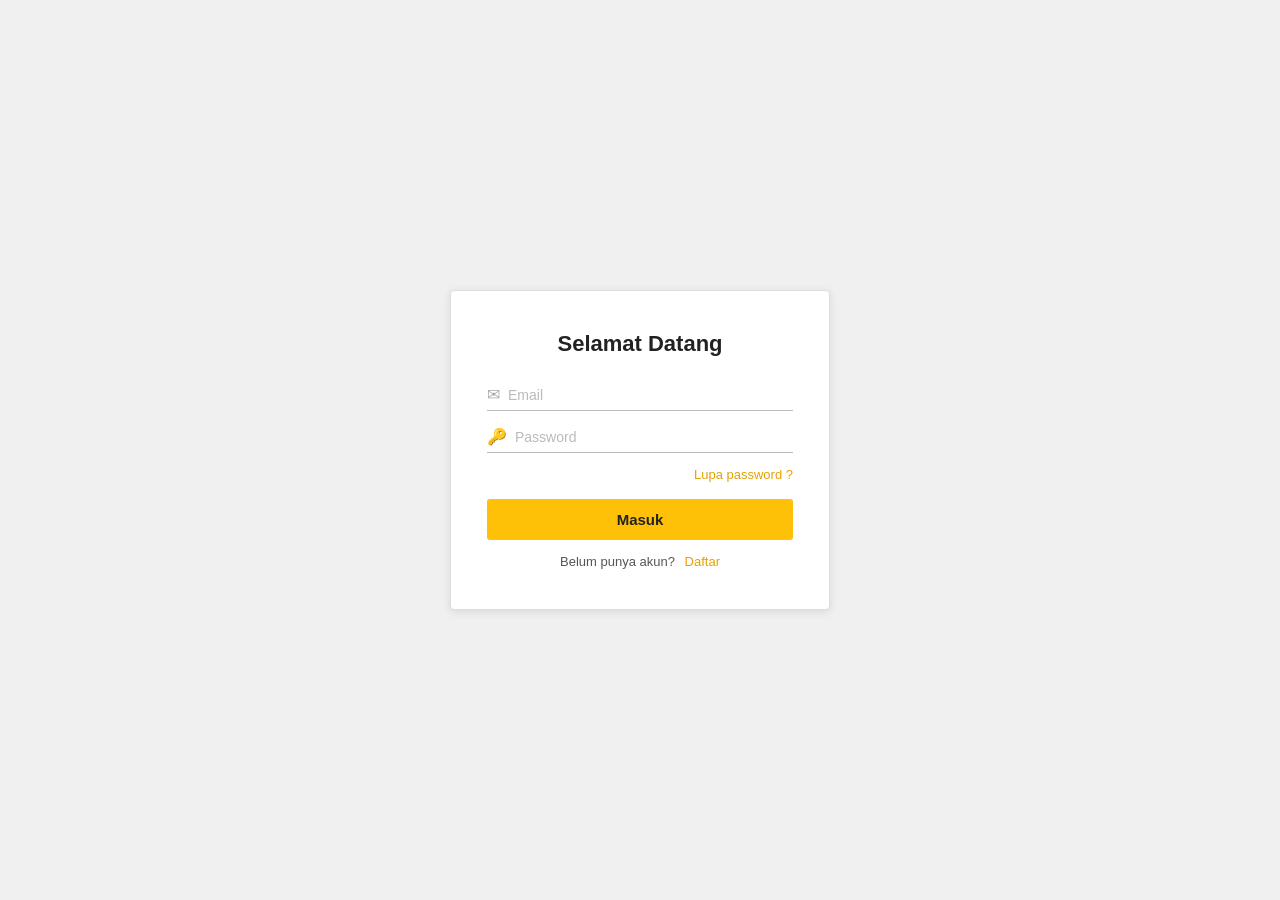
<file: index.html>
﻿<!DOCTYPE html>
<html lang="id">
<head>
  <meta charset="UTF-8">
  <meta name="viewport" content="width=device-width, initial-scale=1.0">
  <title>Login - SITTA Universitas Terbuka</title>
  <meta name="description" content="Halaman login Sistem Informasi Tiras dan Distribusi Bahan Ajar (SITTA) Universitas Terbuka.">
  <link rel="stylesheet" href="css/style.css">
</head>
<body class="login-body">

  <!-- ======== FORM LOGIN ======== -->
  <div class="login-card">
    <h2>Selamat Datang</h2>

    <!-- Alert Notifikasi -->
    <div id="loginAlert" class="alert-box alert-danger" style="display:none;">
      <span id="loginAlertText">email/password yang anda masukkan salah</span>
    </div>

    <form id="formLogin" novalidate>

      <!-- Input Email -->
      <div class="form-group">
        <div class="form-input-row">
          <span class="input-icon">&#9993;</span>
          <input type="email" id="inputEmail" name="email" placeholder="Email" required autocomplete="email">
        </div>
      </div>

      <!-- Input Password -->
      <div class="form-group">
        <div class="form-input-row">
          <span class="input-icon">&#128273;</span>
          <input type="password" id="inputPassword" name="password" placeholder="Password" required autocomplete="current-password">
        </div>
      </div>

      <!-- Lupa Password -->
      <div class="forgot-row">
        <button type="button" id="btnLupaPassword" class="link-btn">Lupa password ?</button>
      </div>

      <!-- Tombol Masuk -->
      <button type="submit" id="btnMasuk" class="btn-masuk">Masuk</button>

    </form>

    <!-- Daftar -->
    <div class="login-footer">
      <span>Belum punya akun?</span>
      <button type="button" id="btnDaftar" class="link-btn" style="margin-left:6px;">Daftar</button>
    </div>
  </div>

  <!-- ======== MODAL: LUPA PASSWORD ======== -->
  <div id="modalLupaPassword" class="modal-overlay" role="dialog" aria-modal="true">
    <div class="modal-box">
      <div class="modal-header">
        <h3>Lupa Password</h3>
        <button type="button" class="modal-close" onclick="tutupModal('modalLupaPassword')">&times;</button>
      </div>
      <form id="formLupaPassword">
        <div class="modal-body">
          <p>Masukkan email yang terdaftar. Link reset password akan dikirim ke email Anda.</p>
          <div class="form-group">
            <label class="form-label" for="inputResetEmail">Email Terdaftar</label>
            <input type="email" id="inputResetEmail" class="form-control" placeholder="Email anda" required>
          </div>
        </div>
        <div class="modal-footer">
          <button type="button" class="btn btn-secondary" onclick="tutupModal('modalLupaPassword')">Batal</button>
          <button type="submit" class="btn btn-yellow">Kirim</button>
        </div>
      </form>
    </div>
  </div>

  <!-- ======== MODAL: DAFTAR AKUN ======== -->
  <div id="modalDaftar" class="modal-overlay" role="dialog" aria-modal="true">
    <div class="modal-box">
      <div class="modal-header">
        <h3>Daftar Akun Baru</h3>
        <button type="button" class="modal-close" onclick="tutupModal('modalDaftar')">&times;</button>
      </div>
      <form id="formDaftar">
        <div class="modal-body">
          <div class="form-group">
            <label class="form-label" for="regNama">Nama Lengkap *</label>
            <input type="text" id="regNama" class="form-control" placeholder="Nama Lengkap" required>
          </div>
          <div class="form-group">
            <label class="form-label" for="regRole">Peran / Role *</label>
            <select id="regRole" class="form-control" required>
              <option value="UPBJJ-UT">UPBJJ-UT</option>
              <option value="Puslaba">Puslaba</option>
              <option value="Fakultas">Fakultas</option>
              <option value="Mahasiswa">Mahasiswa</option>
              <option value="Administrator">Administrator</option>
            </select>
          </div>
          <div class="form-group">
            <label class="form-label" for="regEmail">Email *</label>
            <input type="email" id="regEmail" class="form-control" placeholder="Email" required>
          </div>
          <div class="form-group">
            <label class="form-label" for="regPassword">Password *</label>
            <input type="password" id="regPassword" class="form-control" placeholder="Minimal 6 karakter" required>
          </div>
        </div>
        <div class="modal-footer">
          <button type="button" class="btn btn-secondary" onclick="tutupModal('modalDaftar')">Batal</button>
          <button type="submit" class="btn btn-yellow">Daftar Sekarang</button>
        </div>
      </form>
    </div>
  </div>

  <script src="js/data.js"></script>
  <script src="js/script.js"></script>
</body>
</html>
</file>
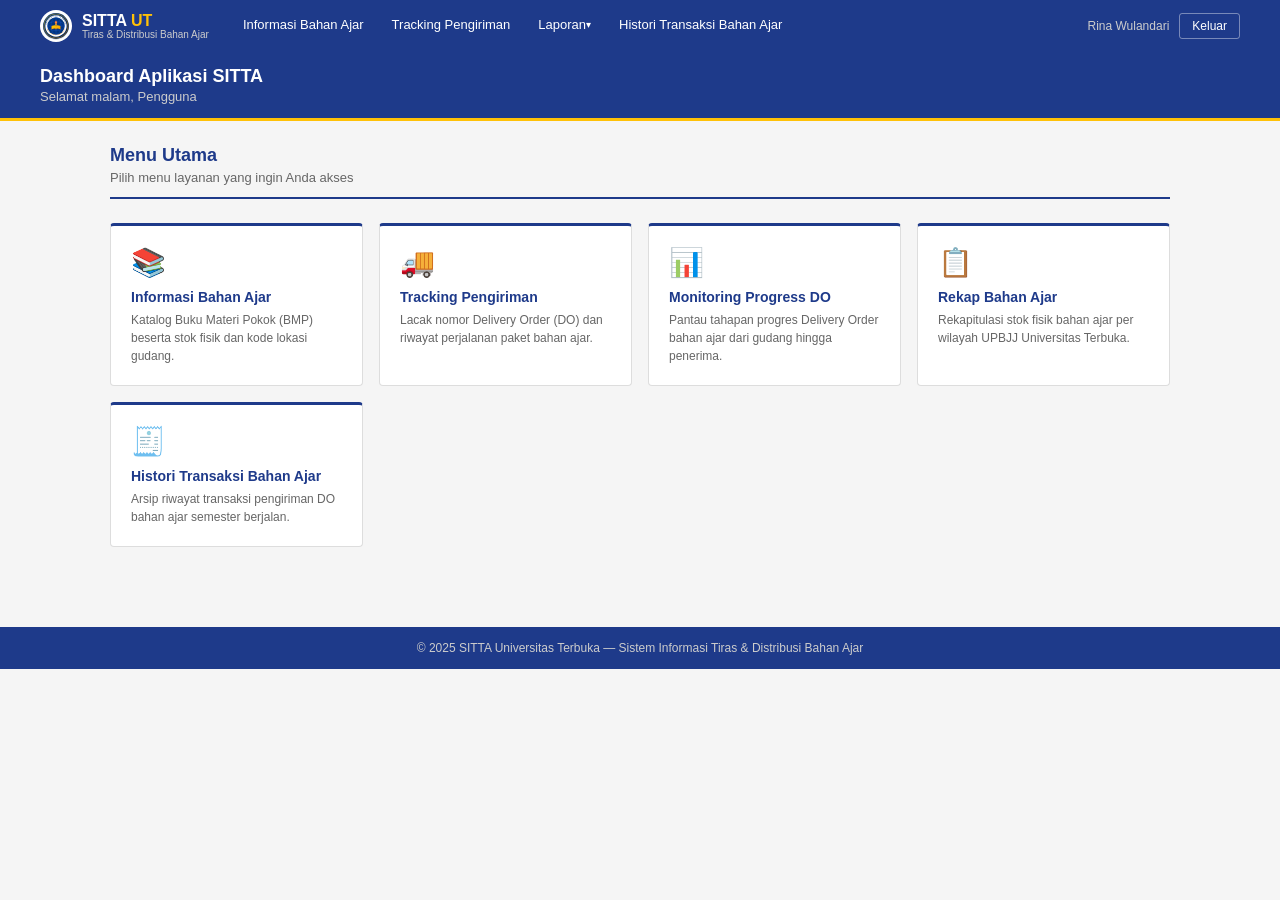
<file: dashboard.html>
﻿<!DOCTYPE html>
<html lang="id">
<head>
  <meta charset="UTF-8">
  <meta name="viewport" content="width=device-width, initial-scale=1.0">
  <title>Dashboard - SITTA Universitas Terbuka</title>
  <meta name="description" content="Dashboard utama SITTA Universitas Terbuka.">
  <link rel="stylesheet" href="css/style.css">
</head>
<body>

  <!-- ======== NAVBAR ======== -->
  <header class="navbar">
    <div class="nav-container">
      <!-- Brand -->
      <div class="brand">
        <img src="img/logo-ut.svg" alt="Logo UT" class="brand-logo">
        <div class="brand-text">
          <h1>SITTA <span>UT</span></h1>
          <p>Tiras &amp; Distribusi Bahan Ajar</p>
        </div>
      </div>

      <!-- Nav Menu -->
      <nav>
        <ul class="nav-menu">
          <li><a href="stok.html">Informasi Bahan Ajar</a></li>
          <li><a href="tracking.html">Tracking Pengiriman</a></li>
          <li class="dropdown">
            <a href="javascript:void(0)">Laporan</a>
            <div class="dropdown-menu">
              <a href="javascript:void(0)" onclick="bukaModal('modalMonitoringDO')">Monitoring Progress DO Bahan Ajar</a>
              <a href="javascript:void(0)" onclick="bukaModal('modalRekap')">Rekap Bahan Ajar</a>
            </div>
          </li>
          <li><a href="javascript:void(0)" onclick="bukaModal('modalHistori')">Histori Transaksi Bahan Ajar</a></li>
        </ul>
      </nav>

      <!-- Nav Right -->
      <div class="nav-right">
        <span class="nav-user-name" id="navUserName">Rina Wulandari</span>
        <button type="button" class="btn-logout" onclick="window.location.href='index.html'">Keluar</button>
      </div>
    </div>
  </header>

  <!-- ======== HEADER SAPAAN DINAMIS ======== -->
  <div class="dashboard-header">
    <div class="inner">
      <h2>Dashboard Aplikasi SITTA</h2>
      <p id="greetingText">Selamat datang</p>
    </div>
  </div>

  <!-- ======== KONTEN UTAMA ======== -->
  <main class="page-wrapper">

    <div class="page-header">
      <h2>Menu Utama</h2>
      <p>Pilih menu layanan yang ingin Anda akses</p>
    </div>

    <!-- Menu Cards -->
    <div class="menu-cards">

      <a href="stok.html" class="menu-card">
        <div class="card-icon">&#128218;</div>
        <h3>Informasi Bahan Ajar</h3>
        <p>Katalog Buku Materi Pokok (BMP) beserta stok fisik dan kode lokasi gudang.</p>
      </a>

      <a href="tracking.html" class="menu-card">
        <div class="card-icon">&#128666;</div>
        <h3>Tracking Pengiriman</h3>
        <p>Lacak nomor Delivery Order (DO) dan riwayat perjalanan paket bahan ajar.</p>
      </a>

      <div class="menu-card" onclick="bukaModal('modalMonitoringDO')" style="cursor:pointer;">
        <div class="card-icon">&#128202;</div>
        <h3>Monitoring Progress DO</h3>
        <p>Pantau tahapan progres Delivery Order bahan ajar dari gudang hingga penerima.</p>
      </div>

      <div class="menu-card" onclick="bukaModal('modalRekap')" style="cursor:pointer;">
        <div class="card-icon">&#128203;</div>
        <h3>Rekap Bahan Ajar</h3>
        <p>Rekapitulasi stok fisik bahan ajar per wilayah UPBJJ Universitas Terbuka.</p>
      </div>

      <div class="menu-card" onclick="bukaModal('modalHistori')" style="cursor:pointer;">
        <div class="card-icon">&#129534;</div>
        <h3>Histori Transaksi Bahan Ajar</h3>
        <p>Arsip riwayat transaksi pengiriman DO bahan ajar semester berjalan.</p>
      </div>

    </div>
  </main>

  <!-- ======== MODAL: MONITORING PROGRESS DO ======== -->
  <div id="modalMonitoringDO" class="modal-overlay" role="dialog" aria-modal="true">
    <div class="modal-box" style="max-width:520px;">
      <div class="modal-header">
        <h3>Monitoring Progress DO Bahan Ajar</h3>
        <button type="button" class="modal-close" onclick="tutupModal('modalMonitoringDO')">&times;</button>
      </div>
      <div class="modal-body">
        <p style="margin-bottom:14px; font-size:13px; color:#555;">Status progres Delivery Order periode semester 2025/2026.</p>
        <table class="data-table" style="margin-bottom:0;">
          <thead>
            <tr>
              <th>Tahap</th>
              <th>Keterangan</th>
              <th>Status</th>
            </tr>
          </thead>
          <tbody>
            <tr>
              <td>1</td>
              <td>Verifikasi Registrasi &amp; Cetak Tiras</td>
              <td><span class="badge badge-success">Selesai</span></td>
            </tr>
            <tr>
              <td>2</td>
              <td>Bagging &amp; Packaging Gudang Pondok Cabe</td>
              <td><span class="badge badge-warning">Berjalan</span></td>
            </tr>
            <tr>
              <td>3</td>
              <td>Serah Terima ke Ekspedisi (JNE / Pos Indonesia)</td>
              <td><span class="badge badge-info">Terjadwal</span></td>
            </tr>
          </tbody>
        </table>
      </div>
      <div class="modal-footer">
        <button type="button" class="btn btn-secondary" onclick="tutupModal('modalMonitoringDO')">Tutup</button>
      </div>
    </div>
  </div>

  <!-- ======== MODAL: REKAP BAHAN AJAR ======== -->
  <div id="modalRekap" class="modal-overlay" role="dialog" aria-modal="true">
    <div class="modal-box" style="max-width:520px;">
      <div class="modal-header">
        <h3>Rekap Bahan Ajar Per Wilayah</h3>
        <button type="button" class="modal-close" onclick="tutupModal('modalRekap')">&times;</button>
      </div>
      <div class="modal-body">
        <div class="table-wrapper">
          <table class="data-table">
            <thead>
              <tr>
                <th>Kode Wilayah</th>
                <th>Nama UPBJJ</th>
                <th>Stok Tersedia</th>
              </tr>
            </thead>
            <tbody>
              <tr><td>0TMP01</td><td>Gudang Transit Pusat</td><td>548 Eks</td></tr>
              <tr><td>0JKT01</td><td>UPBJJ-UT Jakarta</td><td>392 Eks</td></tr>
              <tr><td>0SBY02</td><td>UPBJJ-UT Surabaya</td><td>278 Eks</td></tr>
              <tr><td>0MLG01</td><td>UPBJJ-UT Malang</td><td>165 Eks</td></tr>
              <tr><td>0UPBJJBDG</td><td>UPBJJ-UT Bandung</td><td>204 Eks</td></tr>
            </tbody>
          </table>
        </div>
      </div>
      <div class="modal-footer">
        <button type="button" class="btn btn-secondary" onclick="tutupModal('modalRekap')">Tutup</button>
        <a href="stok.html" class="btn btn-primary">Lihat Stok Lengkap</a>
      </div>
    </div>
  </div>

  <!-- ======== MODAL: HISTORI TRANSAKSI ======== -->
  <div id="modalHistori" class="modal-overlay" role="dialog" aria-modal="true">
    <div class="modal-box" style="max-width:520px;">
      <div class="modal-header">
        <h3>Histori Transaksi Bahan Ajar</h3>
        <button type="button" class="modal-close" onclick="tutupModal('modalHistori')">&times;</button>
      </div>
      <div class="modal-body">
        <div class="table-wrapper">
          <table class="data-table">
            <thead>
              <tr>
                <th>No. DO</th>
                <th>Penerima</th>
                <th>Ekspedisi</th>
                <th>Biaya</th>
                <th>Status</th>
              </tr>
            </thead>
            <tbody>
              <tr>
                <td>2023001234</td>
                <td>Rina Wulandari</td>
                <td>JNE</td>
                <td>Rp 180.000</td>
                <td><span class="badge badge-warning">Dalam Perjalanan</span></td>
              </tr>
              <tr>
                <td>2023005678</td>
                <td>Agus Pranoto</td>
                <td>Pos Indonesia</td>
                <td>Rp 220.000</td>
                <td><span class="badge badge-success">Dikirim</span></td>
              </tr>
            </tbody>
          </table>
        </div>
      </div>
      <div class="modal-footer">
        <button type="button" class="btn btn-secondary" onclick="tutupModal('modalHistori')">Tutup</button>
        <a href="tracking.html" class="btn btn-primary">Buka Pelacakan DO</a>
      </div>
    </div>
  </div>

  <!-- Footer -->
  <footer class="site-footer">
    &copy; 2025 SITTA Universitas Terbuka &mdash; Sistem Informasi Tiras &amp; Distribusi Bahan Ajar
  </footer>

  <script src="js/data.js"></script>
  <script src="js/script.js"></script>
</body>
</html>
</file>
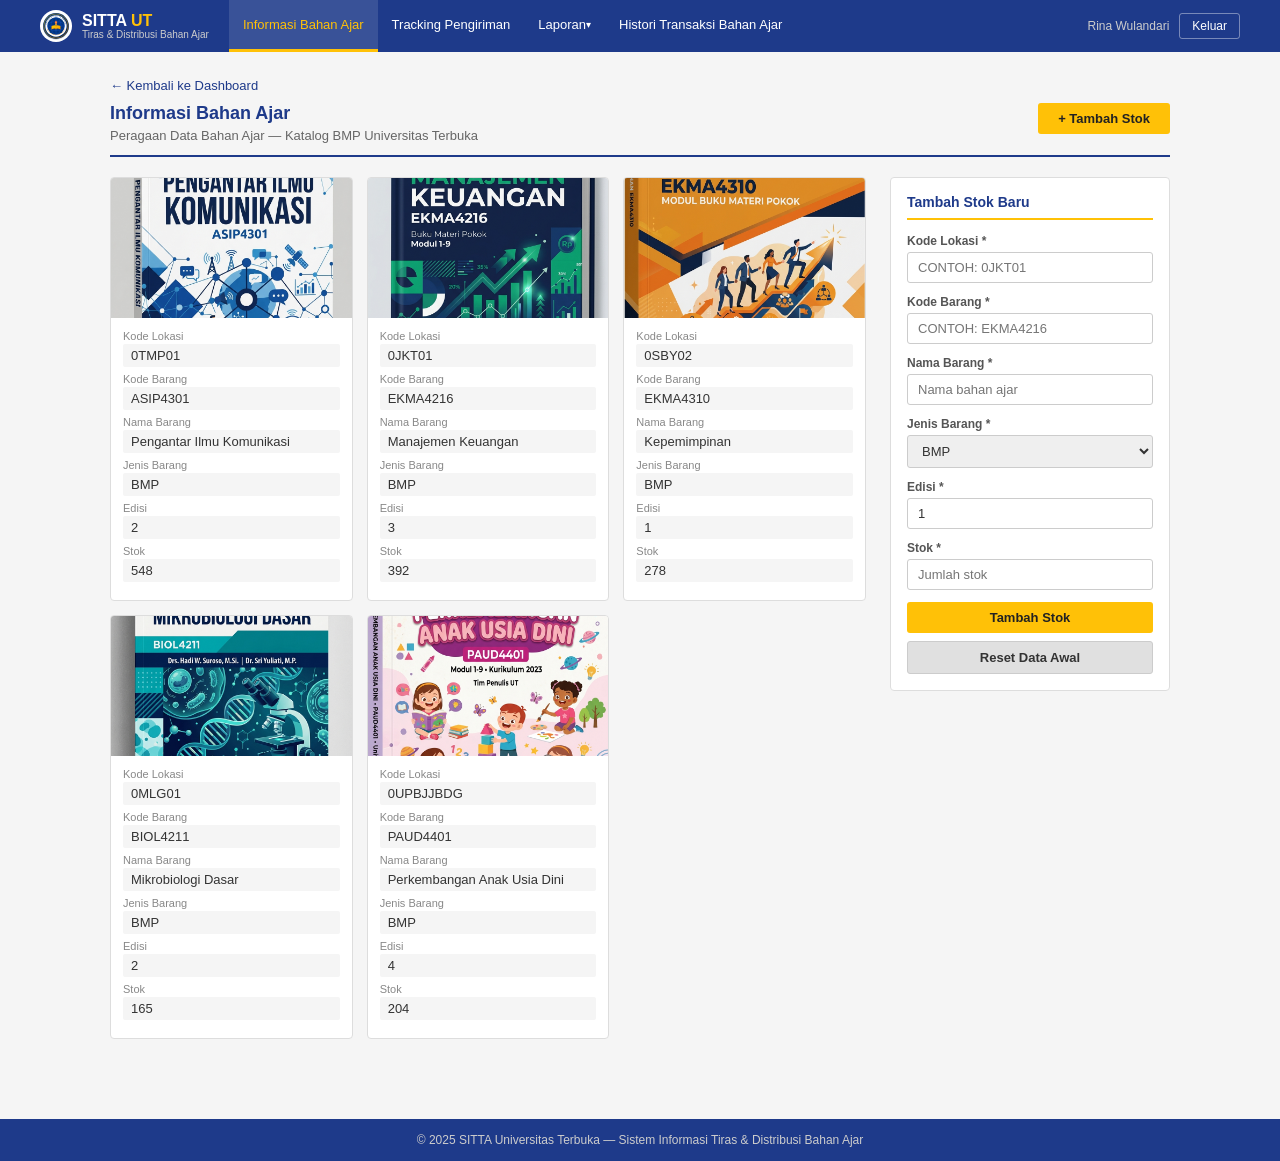
<file: stok.html>
﻿<!DOCTYPE html>
<html lang="id">
<head>
  <meta charset="UTF-8">
  <meta name="viewport" content="width=device-width, initial-scale=1.0">
  <title>Informasi Bahan Ajar - SITTA Universitas Terbuka</title>
  <meta name="description" content="Katalog dan stok Buku Materi Pokok (BMP) Universitas Terbuka.">
  <link rel="stylesheet" href="css/style.css">
</head>
<body>

  <!-- ======== NAVBAR ======== -->
  <header class="navbar">
    <div class="nav-container">
      <div class="brand">
        <img src="img/logo-ut.svg" alt="Logo UT" class="brand-logo">
        <div class="brand-text">
          <h1>SITTA <span>UT</span></h1>
          <p>Tiras &amp; Distribusi Bahan Ajar</p>
        </div>
      </div>
      <nav>
        <ul class="nav-menu">
          <li><a href="stok.html" class="active">Informasi Bahan Ajar</a></li>
          <li><a href="tracking.html">Tracking Pengiriman</a></li>
          <li class="dropdown">
            <a href="javascript:void(0)">Laporan</a>
            <div class="dropdown-menu">
              <a href="dashboard.html">Monitoring Progress DO Bahan Ajar</a>
              <a href="dashboard.html">Rekap Bahan Ajar</a>
            </div>
          </li>
          <li><a href="dashboard.html">Histori Transaksi Bahan Ajar</a></li>
        </ul>
      </nav>
      <div class="nav-right">
        <span class="nav-user-name" id="navUserName">Rina Wulandari</span>
        <button type="button" class="btn-logout" onclick="window.location.href='index.html'">Keluar</button>
      </div>
    </div>
  </header>

  <!-- ======== KONTEN ======== -->
  <main class="page-wrapper">

    <a href="dashboard.html" class="back-link">&#8592; Kembali ke Dashboard</a>

    <div class="page-header" style="display:flex; justify-content:space-between; align-items:flex-start; flex-wrap:wrap; gap:12px;">
      <div>
        <h2>Informasi Bahan Ajar</h2>
        <p>Peragaan Data Bahan Ajar &mdash; Katalog BMP Universitas Terbuka</p>
      </div>
      <button type="button" class="btn btn-yellow" onclick="bukaModal('modalTambahStok')">+ Tambah Stok</button>
    </div>

    <!-- Layout dua kolom: daftar buku + form tambah -->
    <div class="stok-layout">

      <!-- Daftar Buku (Grid Kartu) -->
      <div class="stok-list">
        <div id="bookGrid" class="book-grid">
          <!-- Diisi oleh JavaScript dari dataBahanAjar -->
        </div>
      </div>

      <!-- Form Tambah Stok (Samping) -->
      <div class="stok-form-panel">
        <h3>Tambah Stok Baru</h3>
        <form id="formTambahStok">
          <div class="form-group">
            <label class="form-label" for="inputKodeLokasi">Kode Lokasi *</label>
            <input type="text" id="inputKodeLokasi" placeholder="Contoh: 0JKT01" required style="text-transform:uppercase;">
          </div>
          <div class="form-group">
            <label class="form-label" for="inputKodeBarang">Kode Barang *</label>
            <input type="text" id="inputKodeBarang" placeholder="Contoh: EKMA4216" required style="text-transform:uppercase;">
          </div>
          <div class="form-group">
            <label class="form-label" for="inputNamaBarang">Nama Barang *</label>
            <input type="text" id="inputNamaBarang" placeholder="Nama bahan ajar" required>
          </div>
          <div class="form-group">
            <label class="form-label" for="inputJenisBarang">Jenis Barang *</label>
            <select id="inputJenisBarang" required>
              <option value="BMP">BMP</option>
              <option value="Panduan Praktikum">Panduan Praktikum</option>
              <option value="Modul TAP">Modul TAP</option>
            </select>
          </div>
          <div class="form-group">
            <label class="form-label" for="inputEdisi">Edisi *</label>
            <input type="text" id="inputEdisi" placeholder="Contoh: 1" value="1" required>
          </div>
          <div class="form-group">
            <label class="form-label" for="inputStok">Stok *</label>
            <input type="number" id="inputStok" placeholder="Jumlah stok" min="1" required>
          </div>
          <button type="submit" class="btn btn-yellow btn-block">Tambah Stok</button>
          <button type="button" id="btnResetData" class="btn btn-secondary btn-block" style="margin-top:8px;">Reset Data Awal</button>
        </form>
      </div>

    </div>
  </main>

  <!-- ======== MODAL KONFIRMASI (dari modal tombol di atas) ======== -->
  <div id="modalTambahStok" class="modal-overlay" role="dialog" aria-modal="true">
    <div class="modal-box" style="max-width:500px;">
      <div class="modal-header">
        <h3>Tambah Stok Bahan Ajar Baru</h3>
        <button type="button" class="modal-close" onclick="tutupModal('modalTambahStok')">&times;</button>
      </div>
      <div class="modal-body">
        <p>Gunakan form di sebelah kanan daftar buku untuk menambah data stok baru. Data akan langsung tampil tanpa reload halaman.</p>
      </div>
      <div class="modal-footer">
        <button type="button" class="btn btn-secondary" onclick="tutupModal('modalTambahStok')">Mengerti</button>
      </div>
    </div>
  </div>

  <footer class="site-footer">
    &copy; 2025 SITTA Universitas Terbuka &mdash; Sistem Informasi Tiras &amp; Distribusi Bahan Ajar
  </footer>

  <script src="js/data.js"></script>
  <script src="js/script.js"></script>
</body>
</html>
</file>
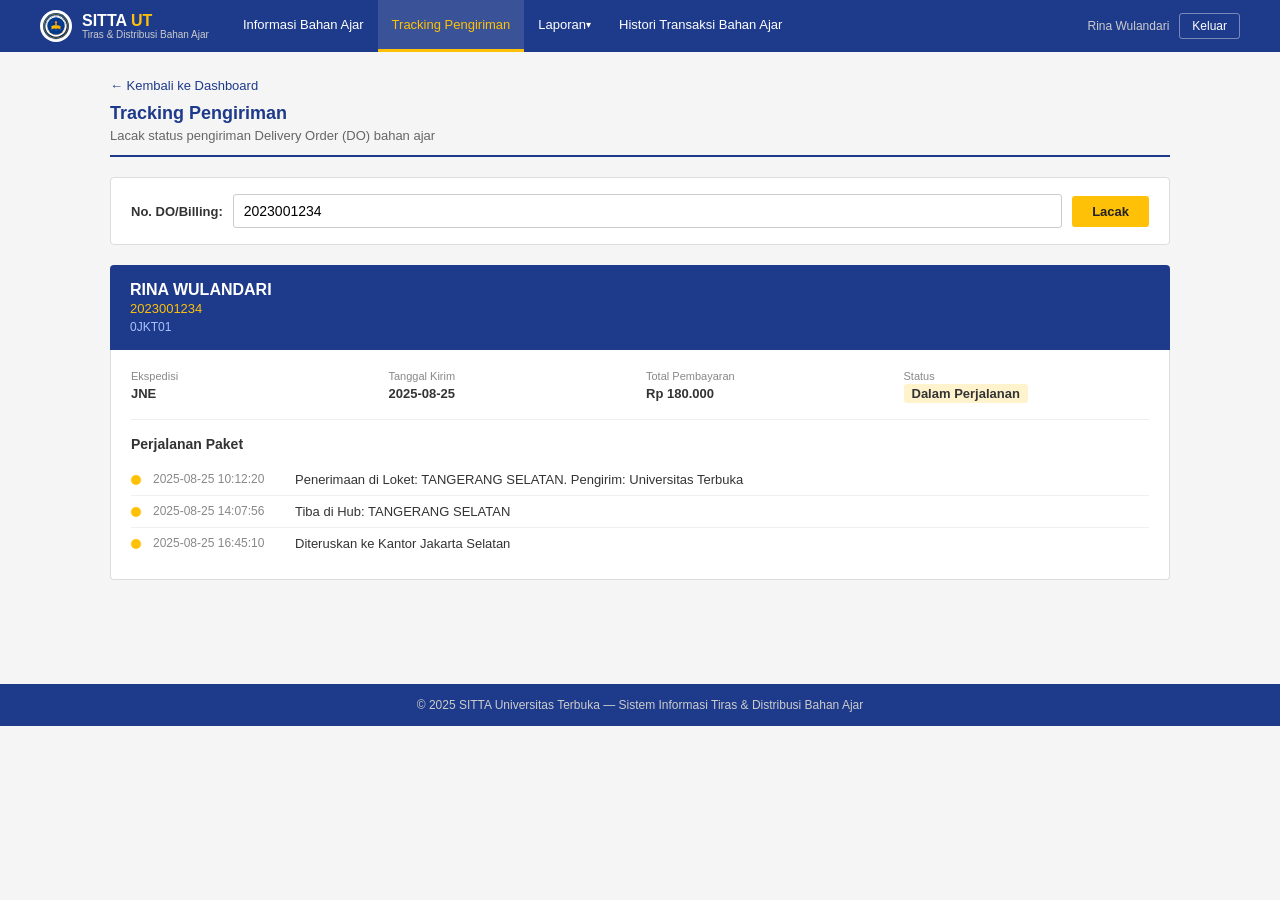
<file: tracking.html>
﻿<!DOCTYPE html>
<html lang="id">
<head>
  <meta charset="UTF-8">
  <meta name="viewport" content="width=device-width, initial-scale=1.0">
  <title>Tracking Pengiriman - SITTA Universitas Terbuka</title>
  <meta name="description" content="Lacak status Delivery Order (DO) bahan ajar Universitas Terbuka.">
  <link rel="stylesheet" href="css/style.css">
</head>
<body>

  <!-- ======== NAVBAR ======== -->
  <header class="navbar">
    <div class="nav-container">
      <div class="brand">
        <img src="img/logo-ut.svg" alt="Logo UT" class="brand-logo">
        <div class="brand-text">
          <h1>SITTA <span>UT</span></h1>
          <p>Tiras &amp; Distribusi Bahan Ajar</p>
        </div>
      </div>
      <nav>
        <ul class="nav-menu">
          <li><a href="stok.html">Informasi Bahan Ajar</a></li>
          <li><a href="tracking.html" class="active">Tracking Pengiriman</a></li>
          <li class="dropdown">
            <a href="javascript:void(0)">Laporan</a>
            <div class="dropdown-menu">
              <a href="dashboard.html">Monitoring Progress DO Bahan Ajar</a>
              <a href="dashboard.html">Rekap Bahan Ajar</a>
            </div>
          </li>
          <li><a href="dashboard.html">Histori Transaksi Bahan Ajar</a></li>
        </ul>
      </nav>
      <div class="nav-right">
        <span class="nav-user-name" id="navUserName">Rina Wulandari</span>
        <button type="button" class="btn-logout" onclick="window.location.href='index.html'">Keluar</button>
      </div>
    </div>
  </header>

  <!-- ======== KONTEN ======== -->
  <main class="page-wrapper">

    <a href="dashboard.html" class="back-link">&#8592; Kembali ke Dashboard</a>

    <div class="page-header">
      <h2>Tracking Pengiriman</h2>
      <p>Lacak status pengiriman Delivery Order (DO) bahan ajar</p>
    </div>

    <!-- Form Cari -->
    <div class="tracking-search">
      <label for="inputNoDO">No. DO/Billing:</label>
      <input type="text" id="inputNoDO" placeholder="Contoh: 2023001234" value="2023001234" autocomplete="off">
      <button type="button" id="btnCariDO" class="btn btn-yellow">Lacak</button>
    </div>

    <!-- Pesan tidak ditemukan -->
    <div id="trackingNotFound" class="not-found-box" style="display:none;">
      <p>Nomor DO "<strong id="notFoundQuery"></strong>" tidak ditemukan.</p>
      <p style="margin-top:8px; font-size:12px;">Coba: 2023001234 atau 2023005678</p>
    </div>

    <!-- Hasil Tracking (Dirender oleh JavaScript) -->
    <div id="trackingResult" style="display:none;">

      <!-- Card Header Biru (Nama + Nomor DO) -->
      <div class="tracking-result-header">
        <h3 id="resNama">RINA WULANDARI</h3>
        <div class="do-number" id="resNoDO">2023001234</div>
        <div class="header-meta" id="resMeta">TANGERANG SELATAN &rarr; JAKARTA SELATAN</div>
      </div>

      <!-- Body -->
      <div class="tracking-result-body">

        <!-- Info Grid -->
        <div class="tracking-info-grid">
          <div class="info-item">
            <label>Ekspedisi</label>
            <span id="resEkspedisi">JNE</span>
          </div>
          <div class="info-item">
            <label>Tanggal Kirim</label>
            <span id="resTglKirim">2025-08-25</span>
          </div>
          <div class="info-item">
            <label>Total Pembayaran</label>
            <span id="resTotal">Rp 180.000</span>
          </div>
          <div class="info-item">
            <label>Status</label>
            <span id="resStatus"><span class="badge badge-warning">Dalam Perjalanan</span></span>
          </div>
        </div>

        <!-- Timeline Perjalanan Paket -->
        <div class="timeline-title">Perjalanan Paket</div>
        <ul id="resTimeline" class="timeline-list">
          <!-- Diisi oleh JavaScript -->
        </ul>

      </div>
    </div>

  </main>

  <footer class="site-footer">
    &copy; 2025 SITTA Universitas Terbuka &mdash; Sistem Informasi Tiras &amp; Distribusi Bahan Ajar
  </footer>

  <script src="js/data.js"></script>
  <script src="js/script.js"></script>
</body>
</html>
</file>
<file: css/style.css>
﻿/* ==========================================================================
   SITTA UNIVERSITAS TERBUKA - STYLESHEET SEDERHANA
   Sistem Informasi Tiras dan Distribusi Bahan Ajar
   File: css/style.css
   ========================================================================== */

/* --- Reset Dasar --- */
* {
  margin: 0;
  padding: 0;
  box-sizing: border-box;
}

body {
  font-family: Arial, sans-serif;
  background-color: #f5f5f5;
  color: #333;
  min-height: 100vh;
}

a { text-decoration: none; color: inherit; }
img { max-width: 100%; display: block; }
button, input, select, textarea { font-family: Arial, sans-serif; font-size: 14px; }

/* ==========================================================================
   NAVBAR
   ========================================================================== */

.navbar {
  background-color: #1E3A8A;
  color: #fff;
  padding: 0 20px;
  position: sticky;
  top: 0;
  z-index: 100;
}

.nav-container {
  max-width: 1200px;
  margin: 0 auto;
  display: flex;
  align-items: center;
  height: 52px;
}

.brand {
  display: flex;
  align-items: center;
  gap: 10px;
  margin-right: 20px;
}

.brand-logo {
  width: 32px;
  height: 32px;
  border-radius: 50%;
  background: #fff;
  padding: 2px;
}

.brand-text h1 { font-size: 16px; font-weight: bold; color: #fff; line-height: 1; }
.brand-text h1 span { color: #FFC107; }
.brand-text p { font-size: 10px; color: #ccc; }

.nav-menu {
  display: flex;
  align-items: center;
  list-style: none;
  height: 52px;
  flex: 1;
}

.nav-menu li {
  position: relative;
  height: 100%;
  display: flex;
  align-items: center;
}

.nav-menu > li > a {
  display: flex;
  align-items: center;
  height: 100%;
  padding: 0 14px;
  color: #fff;
  font-size: 13px;
  white-space: nowrap;
  border-bottom: 3px solid transparent;
}

.nav-menu > li > a:hover {
  background: rgba(255,255,255,0.1);
  border-bottom-color: #FFC107;
}

.nav-menu > li > a.active {
  background: rgba(255,255,255,0.12);
  border-bottom-color: #FFC107;
  color: #FFC107;
}

/* Dropdown */
.nav-menu .dropdown > a::after { content: ' \25BE'; font-size: 10px; }

.dropdown-menu {
  display: none;
  position: absolute;
  top: 100%;
  left: 0;
  background: #fff;
  border: 1px solid #ddd;
  border-top: 3px solid #FFC107;
  min-width: 230px;
  box-shadow: 0 4px 8px rgba(0,0,0,0.15);
  z-index: 200;
}

.dropdown-menu a {
  display: block;
  padding: 10px 16px;
  color: #333;
  font-size: 13px;
  border-bottom: 1px solid #f0f0f0;
}

.dropdown-menu a:hover { background: #f5f5f5; color: #1E3A8A; }
.dropdown:hover .dropdown-menu { display: block; }

/* Nav Right */
.nav-right {
  margin-left: auto;
  display: flex;
  align-items: center;
  gap: 10px;
}

.nav-user-name { font-size: 12px; color: #ccc; }

.btn-logout {
  background: transparent;
  border: 1px solid rgba(255,255,255,0.4);
  color: #fff;
  padding: 5px 12px;
  border-radius: 3px;
  font-size: 12px;
  cursor: pointer;
}
.btn-logout:hover { background: #c0392b; border-color: #c0392b; }

/* ==========================================================================
   LAYOUT
   ========================================================================== */

.container { max-width: 1100px; margin: 0 auto; padding: 0 20px; }
.page-wrapper { max-width: 1100px; margin: 24px auto; padding: 0 20px 40px; }

.page-header { margin-bottom: 20px; padding-bottom: 12px; border-bottom: 2px solid #1E3A8A; }
.page-header h2 { font-size: 18px; color: #1E3A8A; margin-bottom: 4px; }
.page-header p { font-size: 13px; color: #666; }

.back-link { display: inline-block; font-size: 13px; color: #1E3A8A; margin-bottom: 10px; }
.back-link:hover { text-decoration: underline; }

/* ==========================================================================
   DASHBOARD HEADER SAPAAN
   ========================================================================== */

.dashboard-header {
  background-color: #1E3A8A;
  color: #fff;
  padding: 14px 20px;
  border-bottom: 3px solid #FFC107;
}

.dashboard-header .inner { max-width: 1200px; margin: 0 auto; }
.dashboard-header h2 { font-size: 18px; font-weight: bold; }
.dashboard-header p { font-size: 13px; color: #ccc; margin-top: 2px; }

/* Menu Cards Dashboard */
.menu-cards {
  display: grid;
  grid-template-columns: repeat(auto-fit, minmax(220px, 1fr));
  gap: 16px;
  margin-top: 24px;
}

.menu-card {
  background: #fff;
  border: 1px solid #ddd;
  border-radius: 4px;
  padding: 20px;
  text-decoration: none;
  color: #333;
  display: block;
  border-top: 3px solid #1E3A8A;
  cursor: pointer;
}

.menu-card:hover { border-top-color: #FFC107; box-shadow: 0 2px 6px rgba(0,0,0,0.1); }
.menu-card .card-icon { font-size: 28px; margin-bottom: 10px; }
.menu-card h3 { font-size: 14px; font-weight: bold; color: #1E3A8A; margin-bottom: 6px; }
.menu-card p { font-size: 12px; color: #666; line-height: 1.5; }

/* ==========================================================================
   LOGIN
   ========================================================================== */

.login-body {
  background-color: #f0f0f0;
  display: flex;
  align-items: center;
  justify-content: center;
  min-height: 100vh;
}

.login-card {
  background: #fff;
  border: 1px solid #ddd;
  border-radius: 4px;
  padding: 40px 36px;
  width: 100%;
  max-width: 380px;
  box-shadow: 0 2px 10px rgba(0,0,0,0.1);
}

.login-card h2 {
  font-size: 22px;
  font-weight: bold;
  text-align: center;
  color: #222;
  margin-bottom: 28px;
}

/* Form */
.form-group { margin-bottom: 16px; }
.form-label { display: block; font-size: 12px; color: #555; margin-bottom: 4px; }

.form-input-row {
  display: flex;
  align-items: center;
  border-bottom: 1px solid #bbb;
  padding-bottom: 6px;
  gap: 8px;
}
.form-input-row .input-icon { font-size: 16px; color: #aaa; flex-shrink: 0; }
.form-input-row input {
  flex: 1; border: none; outline: none;
  font-size: 14px; color: #333; background: transparent;
}
.form-input-row input::placeholder { color: #bbb; }

.form-control {
  width: 100%;
  padding: 8px 10px;
  border: 1px solid #ccc;
  border-radius: 3px;
  font-size: 14px;
  color: #333;
  outline: none;
}
.form-control:focus { border-color: #1E3A8A; }
select.form-control { background: #fff; }

/* Link Lupa Password */
.link-btn {
  background: none; border: none; color: #E6A100;
  cursor: pointer; font-size: 13px; padding: 0;
}
.link-btn:hover { text-decoration: underline; }

.forgot-row { text-align: right; margin-bottom: 16px; margin-top: -4px; }

/* Tombol Masuk */
.btn-masuk {
  width: 100%;
  background-color: #FFC107;
  color: #222; border: none;
  padding: 12px; font-size: 15px;
  font-weight: bold; border-radius: 3px;
  cursor: pointer; margin-bottom: 14px;
}
.btn-masuk:hover { background-color: #E6A100; }

.login-footer { text-align: center; font-size: 13px; color: #555; }

/* Alert */
.alert-box {
  padding: 10px 14px; border-radius: 3px; font-size: 13px;
  margin-bottom: 14px; display: flex; align-items: center; gap: 8px;
}
.alert-danger { background: #fde8e8; border: 1px solid #f5c6c6; color: #c0392b; }
.alert-success { background: #e8f5e9; border: 1px solid #c3e6cb; color: #2d6a4f; }

/* ==========================================================================
   TOMBOL UMUM
   ========================================================================== */

.btn {
  display: inline-block; padding: 8px 20px;
  border-radius: 3px; font-size: 13px; font-weight: bold;
  cursor: pointer; border: none; text-align: center;
}
.btn-primary { background: #1E3A8A; color: #fff; }
.btn-primary:hover { background: #163066; }
.btn-yellow { background: #FFC107; color: #222; }
.btn-yellow:hover { background: #E6A100; }
.btn-secondary { background: #e0e0e0; color: #333; border: 1px solid #ccc; }
.btn-secondary:hover { background: #ccc; }
.btn-block { width: 100%; display: block; }

/* ==========================================================================
   TRACKING
   ========================================================================== */

.tracking-search {
  background: #fff; border: 1px solid #ddd;
  padding: 16px 20px; border-radius: 4px;
  margin-bottom: 20px; display: flex;
  gap: 10px; align-items: center;
}
.tracking-search label { font-size: 13px; font-weight: bold; color: #333; white-space: nowrap; }
.tracking-search input {
  flex: 1; padding: 8px 10px; border: 1px solid #ccc;
  border-radius: 3px; font-size: 14px; outline: none;
}
.tracking-search input:focus { border-color: #1E3A8A; }

/* Result Card */
.tracking-result-header {
  background: #1E3A8A; color: #fff;
  padding: 16px 20px; border-radius: 4px 4px 0 0;
}
.tracking-result-header h3 { font-size: 16px; font-weight: bold; }
.tracking-result-header .do-number { font-size: 13px; color: #FFC107; margin-top: 2px; }
.tracking-result-header .header-meta { font-size: 12px; color: #aac4ff; margin-top: 4px; }

.tracking-result-body {
  background: #fff; border: 1px solid #ddd; border-top: none;
  border-radius: 0 0 4px 4px; padding: 20px; margin-bottom: 24px;
}

.tracking-info-grid {
  display: grid; grid-template-columns: repeat(auto-fit, minmax(150px, 1fr));
  gap: 12px; margin-bottom: 16px; padding-bottom: 16px;
  border-bottom: 1px solid #eee;
}
.tracking-info-grid .info-item label { font-size: 11px; color: #888; display: block; margin-bottom: 2px; }
.tracking-info-grid .info-item span { font-size: 13px; font-weight: bold; color: #333; }

/* Timeline */
.timeline-title { font-size: 14px; font-weight: bold; color: #333; margin-bottom: 12px; }

.timeline-list { list-style: none; padding: 0; }
.timeline-list li {
  display: flex; gap: 12px; padding: 8px 0;
  border-bottom: 1px solid #f0f0f0; align-items: flex-start; font-size: 13px;
}
.timeline-list li:last-child { border-bottom: none; }

.timeline-dot {
  width: 10px; height: 10px; border-radius: 50%;
  background: #FFC107; flex-shrink: 0; margin-top: 3px;
}

.tl-time { color: #888; white-space: nowrap; min-width: 130px; font-size: 12px; }
.tl-desc { color: #333; }

.not-found-box {
  background: #fff; border: 1px dashed #ccc; border-radius: 4px;
  padding: 30px 20px; text-align: center; color: #888; font-size: 14px;
}

/* ==========================================================================
   STOK / BAHAN AJAR
   ========================================================================== */

.stok-layout { display: flex; gap: 24px; align-items: flex-start; }
.stok-list { flex: 1; }

.book-grid {
  display: grid;
  grid-template-columns: repeat(auto-fill, minmax(200px, 1fr));
  gap: 14px;
}

.book-card {
  background: #fff; border: 1px solid #ddd;
  border-radius: 4px; overflow: hidden; margin-bottom: 0;
}

.book-card-cover {
  width: 100%; height: 140px; object-fit: cover;
  display: block; background: #eee;
}

.book-card-cover-placeholder {
  width: 100%; height: 140px; background: #d0d8e8;
  display: flex; align-items: center; justify-content: center;
  font-size: 40px; color: #7a90b8;
}

.book-card-body { padding: 12px; }

.book-field { margin-bottom: 6px; }
.book-field label { display: block; font-size: 11px; color: #888; margin-bottom: 2px; }
.book-field span {
  display: block; background: #f5f5f5;
  padding: 4px 8px; border-radius: 2px;
  color: #333; font-size: 13px;
}

/* Form Tambah Stok */
.stok-form-panel {
  width: 280px; flex-shrink: 0; background: #fff;
  border: 1px solid #ddd; border-radius: 4px; padding: 16px;
  position: sticky; top: 64px;
}
.stok-form-panel h3 {
  font-size: 14px; font-weight: bold; color: #1E3A8A;
  margin-bottom: 14px; padding-bottom: 8px;
  border-bottom: 2px solid #FFC107;
}
.stok-form-panel .form-group { margin-bottom: 12px; }
.stok-form-panel .form-label { display: block; font-size: 12px; color: #555; margin-bottom: 4px; font-weight: bold; }
.stok-form-panel input, .stok-form-panel select {
  width: 100%; padding: 7px 10px; border: 1px solid #ccc;
  border-radius: 3px; font-size: 13px; color: #333; outline: none;
}
.stok-form-panel input:focus, .stok-form-panel select:focus { border-color: #1E3A8A; }

/* ==========================================================================
   MODAL
   ========================================================================== */

.modal-overlay {
  display: none; position: fixed; top: 0; left: 0;
  width: 100%; height: 100%;
  background: rgba(0,0,0,0.5); z-index: 500;
  align-items: center; justify-content: center;
}
.modal-overlay.active { display: flex; }

.modal-box {
  background: #fff; border-radius: 4px;
  width: 100%; max-width: 440px;
  border-top: 4px solid #1E3A8A; overflow: hidden;
}

.modal-header {
  padding: 14px 18px; background: #f9f9f9;
  border-bottom: 1px solid #ddd;
  display: flex; align-items: center; justify-content: space-between;
}
.modal-header h3 { font-size: 15px; font-weight: bold; color: #1E3A8A; }
.modal-close { background: none; border: none; font-size: 20px; cursor: pointer; color: #777; }
.modal-close:hover { color: #333; }

.modal-body { padding: 18px; }
.modal-body p { font-size: 13px; color: #555; margin-bottom: 14px; line-height: 1.5; }
.modal-body .form-group { margin-bottom: 14px; }
.modal-body .form-label { display: block; font-size: 12px; color: #555; margin-bottom: 4px; font-weight: bold; }
.modal-body input, .modal-body select {
  width: 100%; padding: 8px 10px; border: 1px solid #ccc;
  border-radius: 3px; font-size: 13px; outline: none;
}
.modal-body input:focus, .modal-body select:focus { border-color: #1E3A8A; }

.modal-footer {
  padding: 12px 18px; background: #f9f9f9; border-top: 1px solid #ddd;
  display: flex; justify-content: flex-end; gap: 10px;
}

/* ==========================================================================
   TABEL
   ========================================================================== */

.table-wrapper { overflow-x: auto; background: #fff; border: 1px solid #ddd; border-radius: 4px; }

.data-table { width: 100%; border-collapse: collapse; font-size: 13px; }
.data-table th {
  background: #1E3A8A; color: #fff;
  padding: 10px 12px; text-align: left;
  font-weight: bold; white-space: nowrap;
}
.data-table td { padding: 9px 12px; border-bottom: 1px solid #eee; vertical-align: middle; }
.data-table tr:hover td { background: #f2f5ff; }

/* ==========================================================================
   BADGE
   ========================================================================== */

.badge {
  display: inline-block; padding: 2px 8px;
  border-radius: 3px; font-size: 11px; font-weight: bold; white-space: nowrap;
}
.badge-success { background: #d4edda; color: #155724; }
.badge-warning { background: #fff3cd; color: #856404; }
.badge-danger { background: #f8d7da; color: #721c24; }
.badge-info { background: #d1ecf1; color: #0c5460; }

/* ==========================================================================
   FOOTER
   ========================================================================== */

.site-footer {
  background: #1E3A8A; color: #ccc;
  text-align: center; padding: 14px;
  font-size: 12px; margin-top: 40px;
}

/* ==========================================================================
   RESPONSIVE
   ========================================================================== */

@media (max-width: 768px) {
  .stok-layout { flex-direction: column; }
  .stok-form-panel { width: 100%; position: static; }
  .tracking-search { flex-direction: column; align-items: stretch; }
  .nav-menu { display: none; }
  .menu-cards { grid-template-columns: 1fr 1fr; }
}
</file>
